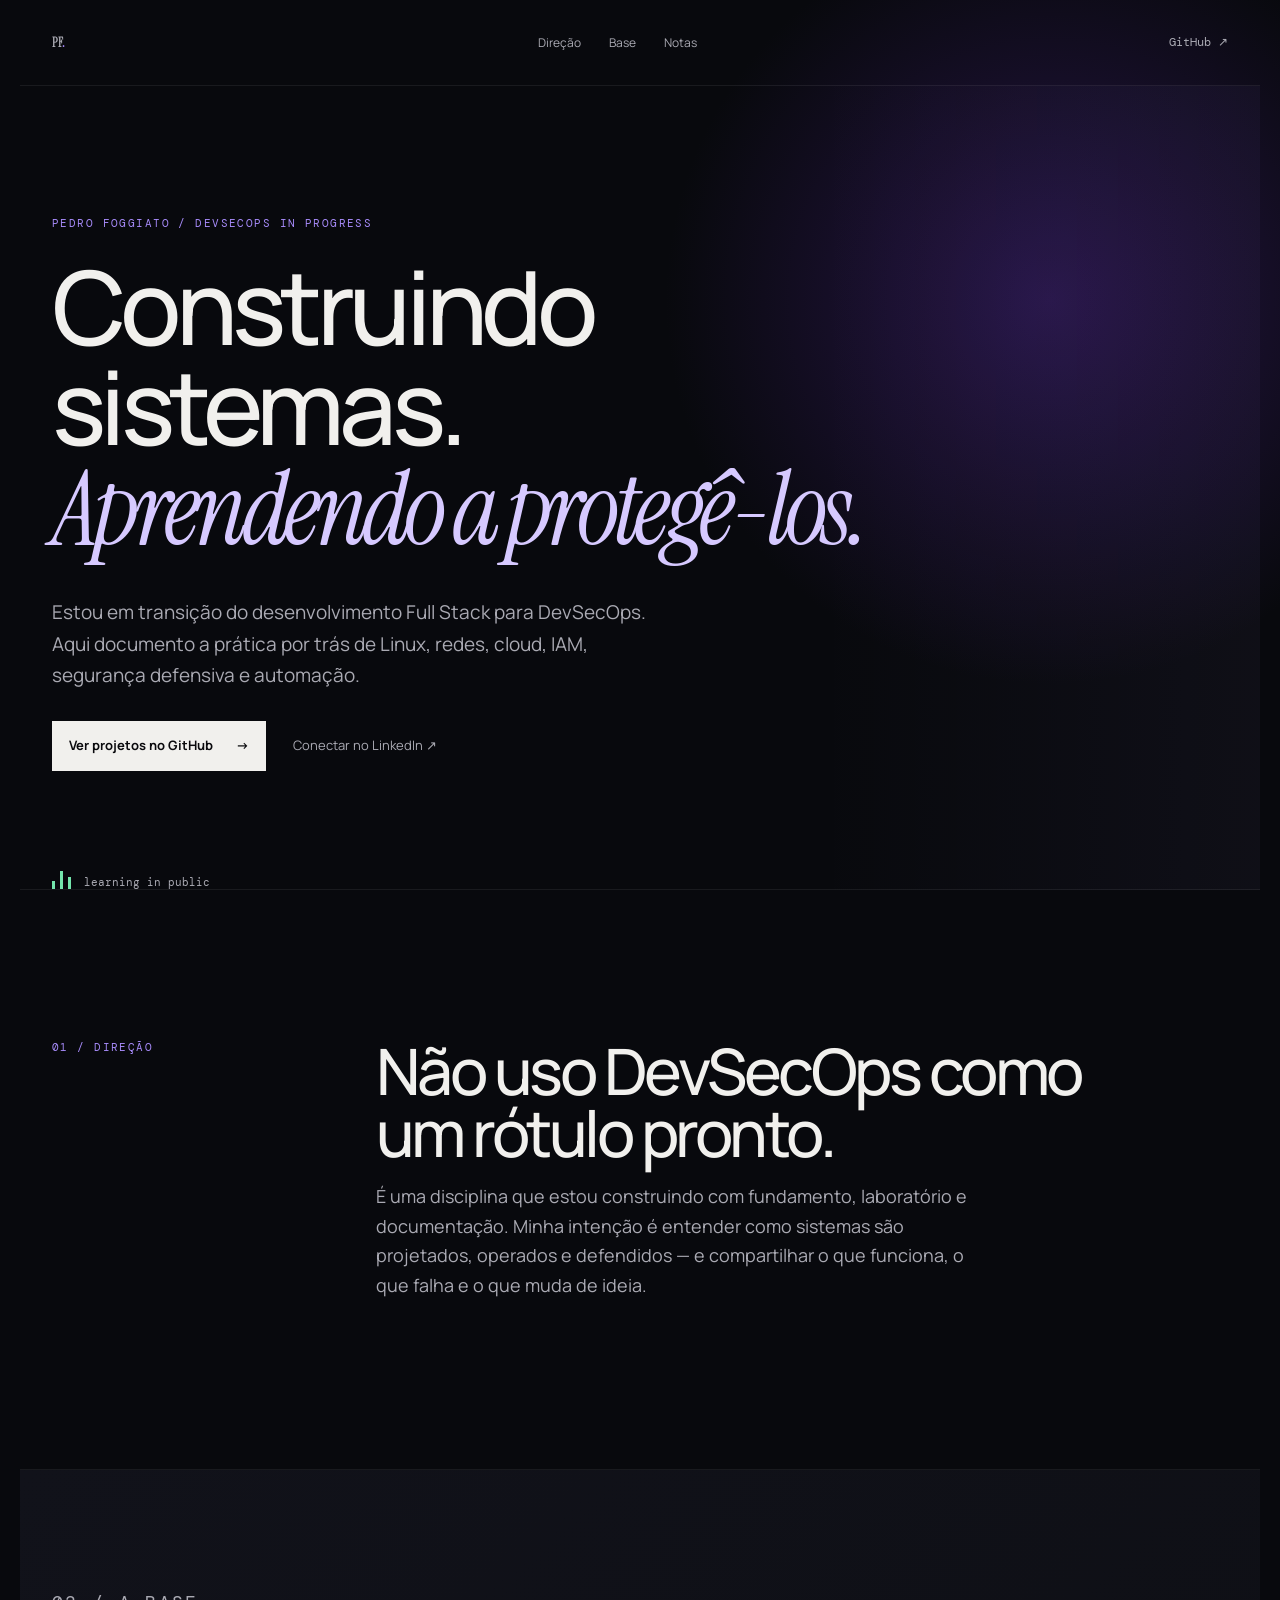
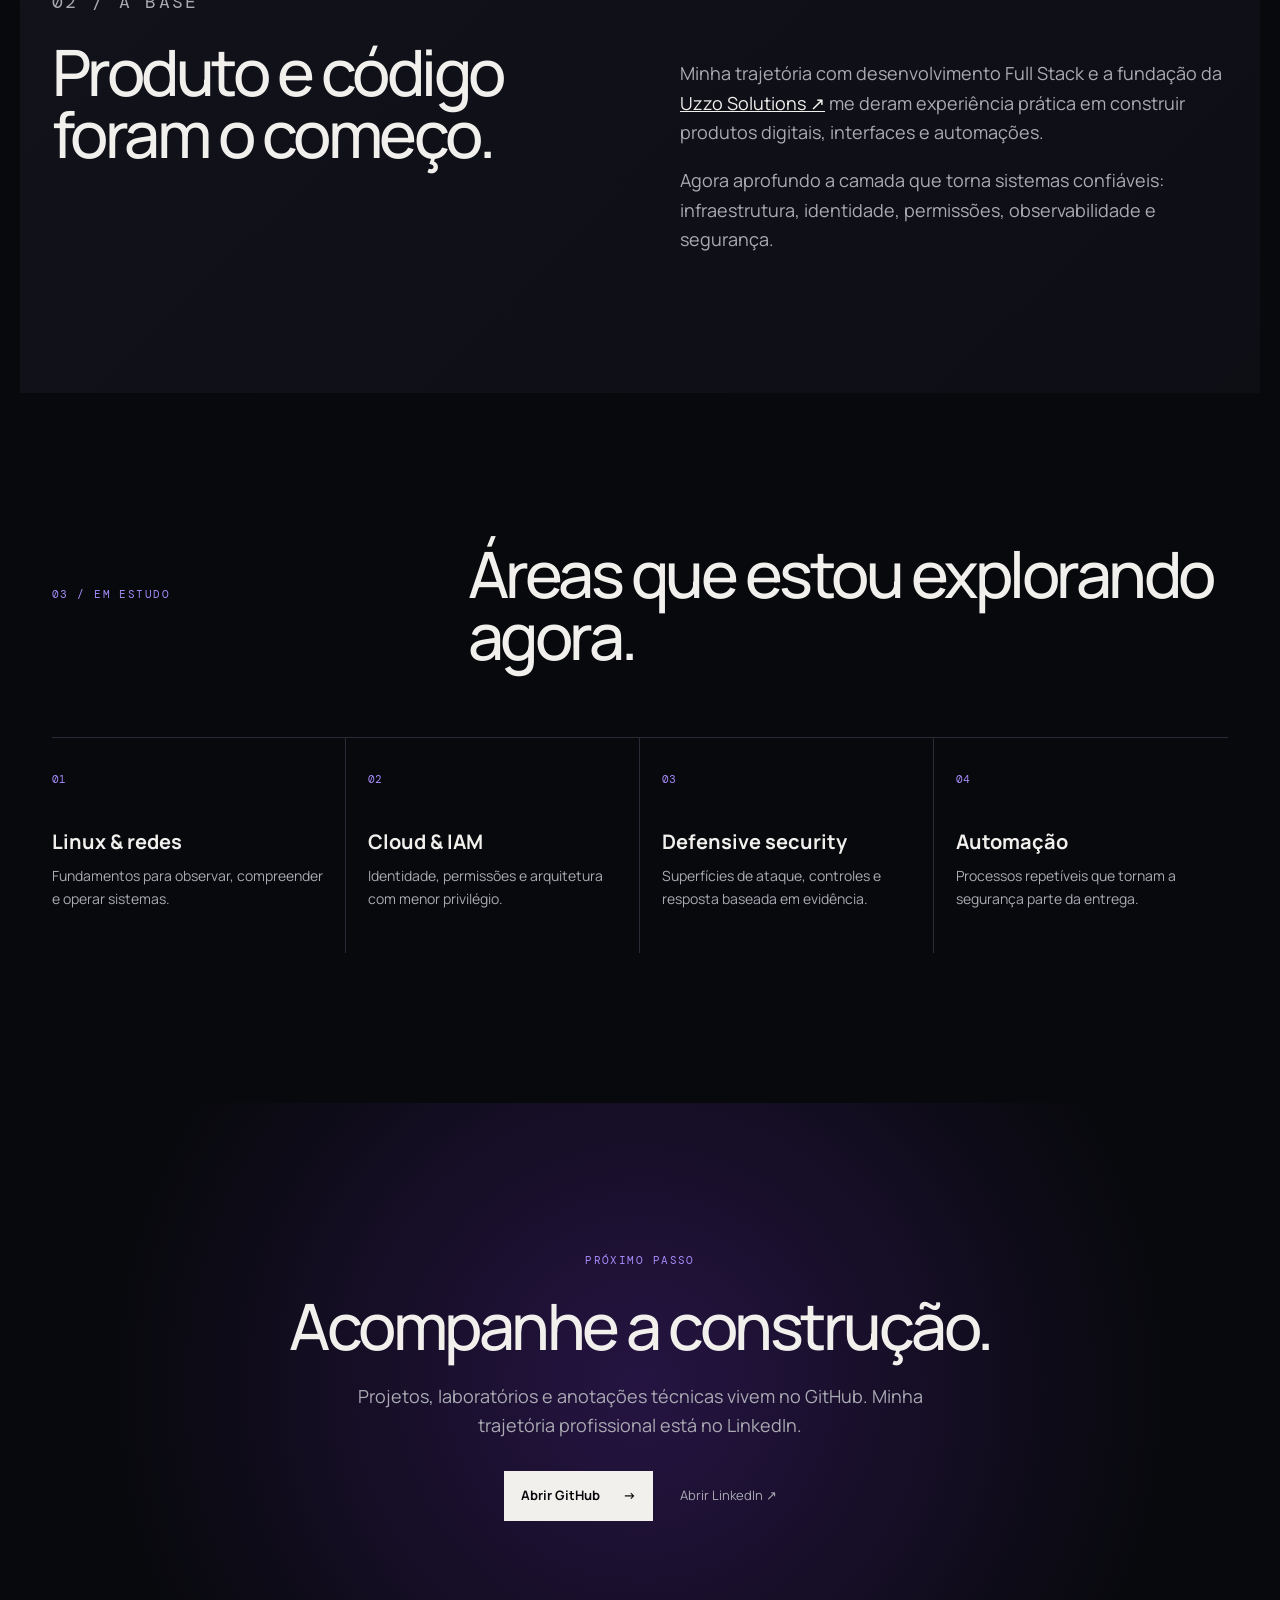
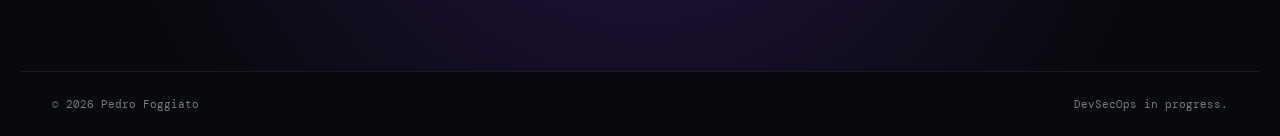
<file: index.html>
<!doctype html>
<html lang="pt-BR">
  <head>
    <meta charset="UTF-8" />
    <meta name="viewport" content="width=device-width, initial-scale=1" />
    <meta name="theme-color" content="#08090d" />
    <title>Pedro Foggiato — DevSecOps em construção</title>
    <meta name="description" content="Pedro Foggiato é estudante de DevSecOps com base Full Stack. Documenta estudos e projetos sobre Linux, redes, cloud, IAM, segurança defensiva e automação." />
    <link rel="canonical" href="https://pedrofoggiato.com/" />
    <link rel="icon" href="./assets/favicon.svg" type="image/svg+xml" />
    <link rel="icon" href="./assets/favicon.png" type="image/png" sizes="48x48" />
    <link rel="apple-touch-icon" href="./assets/apple-touch-icon.png" />
    <meta property="og:type" content="website" />
    <meta property="og:title" content="Pedro Foggiato — DevSecOps em construção" />
    <meta property="og:description" content="Estudante de DevSecOps com base Full Stack, documentando Linux, cloud, IAM, segurança defensiva e automação." />
    <meta property="og:url" content="https://pedrofoggiato.com/" />
    <meta property="og:image" content="https://pedrofoggiato.com/assets/banner.png" />
    <meta property="og:image:width" content="1200" />
    <meta property="og:image:height" content="630" />
    <meta name="twitter:card" content="summary_large_image" />
    <meta name="twitter:title" content="Pedro Foggiato — DevSecOps em construção" />
    <meta name="twitter:description" content="Estudante de DevSecOps com base Full Stack." />
    <meta name="twitter:image" content="https://pedrofoggiato.com/assets/banner.png" />
    <link rel="stylesheet" href="./styles.css" />
    <script type="application/ld+json">{"@context":"https://schema.org","@type":"ProfilePage","mainEntity":{"@type":"Person","@id":"https://pedrofoggiato.com/#pedro-foggiato","name":"Pedro Foggiato","alternateName":"Pedro Luiz Foggiato","url":"https://pedrofoggiato.com/","jobTitle":"Estudante de DevSecOps","sameAs":["https://www.linkedin.com/in/pedrofoggiato/","https://github.com/pedrofoggiato"],"worksFor":{"@type":"Organization","name":"Uzzo Solutions","url":"https://www.uzzosolutions.com/"}}}</script>
  </head>
  <body>
    <header class="nav"><a class="wordmark" href="#inicio">PF<span>.</span></a><nav><a href="#direcao">Direção</a><a href="#base">Base</a><a href="#notas">Notas</a></nav><a class="nav-link" href="https://github.com/pedrofoggiato" target="_blank" rel="noreferrer">GitHub ↗</a></header>
    <main id="inicio">
      <section class="hero">
        <p class="eyebrow">PEDRO FOGGIATO / DEVSECOPS IN PROGRESS</p>
        <h1>Construindo sistemas.<br /><em>Aprendendo a protegê-los.</em></h1>
        <p class="lede">Estou em transição do desenvolvimento Full Stack para DevSecOps. Aqui documento a prática por trás de Linux, redes, cloud, IAM, segurança defensiva e automação.</p>
        <div class="actions"><a class="button" href="https://github.com/pedrofoggiato" target="_blank" rel="noreferrer">Ver projetos no GitHub <span>→</span></a><a class="text-link" href="https://www.linkedin.com/in/pedrofoggiato/" target="_blank" rel="noreferrer">Conectar no LinkedIn ↗</a></div>
        <div class="signal" aria-hidden="true"><i></i><i></i><i></i><span>learning in public</span></div>
      </section>
      <section id="direcao" class="split"><p class="eyebrow">01 / DIREÇÃO</p><div><h2>Não uso DevSecOps como um rótulo pronto.</h2><p>É uma disciplina que estou construindo com fundamento, laboratório e documentação. Minha intenção é entender como sistemas são projetados, operados e defendidos — e compartilhar o que funciona, o que falha e o que muda de ideia.</p></div></section>
      <section id="base" class="base"><p class="eyebrow">02 / A BASE</p><div class="base-grid"><h2>Produto e código foram o começo.</h2><div><p>Minha trajetória com desenvolvimento Full Stack e a fundação da <a href="https://www.uzzosolutions.com/" target="_blank" rel="noreferrer">Uzzo Solutions ↗</a> me deram experiência prática em construir produtos digitais, interfaces e automações.</p><p>Agora aprofundo a camada que torna sistemas confiáveis: infraestrutura, identidade, permissões, observabilidade e segurança.</p></div></div></section>
      <section id="notas" class="notes"><div class="notes-head"><p class="eyebrow">03 / EM ESTUDO</p><h2>Áreas que estou explorando agora.</h2></div><div class="topics"><article><span>01</span><h3>Linux & redes</h3><p>Fundamentos para observar, compreender e operar sistemas.</p></article><article><span>02</span><h3>Cloud & IAM</h3><p>Identidade, permissões e arquitetura com menor privilégio.</p></article><article><span>03</span><h3>Defensive security</h3><p>Superfícies de ataque, controles e resposta baseada em evidência.</p></article><article><span>04</span><h3>Automação</h3><p>Processos repetíveis que tornam a segurança parte da entrega.</p></article></div></section>
      <section class="closing"><p class="eyebrow">PRÓXIMO PASSO</p><h2>Acompanhe a construção.</h2><p>Projetos, laboratórios e anotações técnicas vivem no GitHub. Minha trajetória profissional está no LinkedIn.</p><div class="actions"><a class="button" href="https://github.com/pedrofoggiato" target="_blank" rel="noreferrer">Abrir GitHub <span>→</span></a><a class="text-link" href="https://www.linkedin.com/in/pedrofoggiato/" target="_blank" rel="noreferrer">Abrir LinkedIn ↗</a></div></section>
    </main>
    <footer><span>© <span id="year"></span> Pedro Foggiato</span><span>DevSecOps in progress.</span></footer>
    <script>document.getElementById("year").textContent = new Date().getFullYear();</script>
  </body>
</html>
</file>
<file: styles.css>
@import url('https://fonts.googleapis.com/css2?family=DM+Mono&family=Instrument+Serif:ital@0;1&family=Manrope:wght@400;500;600;700&display=swap');
:root{--bg:#08090d;--surface:#11121a;--line:#292b36;--text:#f1f0ed;--muted:#aaaab3;--violet:#a78bfa;--signal:#74e6ad}*{box-sizing:border-box}html{scroll-behavior:smooth}body{margin:0;background:radial-gradient(circle at 82% 9%,#271548 0,transparent 24rem),var(--bg);color:var(--text);font:400 16px/1.65 Manrope,Arial,sans-serif}.nav{height:86px;max-width:1240px;margin:auto;padding:0 32px;display:flex;align-items:center;justify-content:space-between;border-bottom:1px solid #ffffff12}.wordmark{color:var(--text);font:700 22px/1 'Instrument Serif',serif;text-decoration:none}.wordmark span{color:var(--violet)}nav{display:flex;gap:28px}a{color:inherit}.nav a{font-size:12px;text-decoration:none;color:var(--muted)}.nav a:hover,.text-link:hover{color:var(--text)}.nav-link{font-family:'DM Mono',monospace}.hero,.split,.base,.notes,.closing{max-width:1240px;margin:auto;padding-left:32px;padding-right:32px}.hero{min-height:730px;padding-top:130px;background:linear-gradient(90deg,transparent 64%,#a78bfa0b);border-bottom:1px solid #ffffff12}.eyebrow{font:11px/1.4 'DM Mono',monospace;letter-spacing:.13em;color:var(--violet);margin:0 0 26px}.hero h1,.split h2,.base h2,.notes h2,.closing h2{letter-spacing:-.055em;line-height:.97;margin:0;font-weight:500}.hero h1{font-size:clamp(54px,8vw,112px);max-width:940px}.hero h1 em{font-family:'Instrument Serif',serif;font-weight:400;color:#d6c9ff}.lede{max-width:625px;color:var(--muted);font-size:19px;margin:38px 0 30px}.actions{display:flex;align-items:center;gap:27px;flex-wrap:wrap}.button{background:var(--text);color:#0a0a0d;text-decoration:none;padding:14px 17px;font-weight:700;font-size:13px}.button span{padding-left:20px}.text-link{color:var(--muted);font-size:13px;text-decoration:none}.signal{margin-top:100px;color:var(--muted);font:11px 'DM Mono',monospace;display:flex;align-items:end;gap:5px}.signal i{display:block;background:var(--signal);width:3px}.signal i:nth-child(1){height:8px}.signal i:nth-child(2){height:18px}.signal i:nth-child(3){height:12px}.signal span{margin-left:8px}.split{display:grid;grid-template-columns:25% 1fr;gap:30px;padding-top:150px;padding-bottom:150px;border-bottom:1px solid #ffffff12}.split h2,.base h2,.notes h2,.closing h2{font-size:clamp(38px,5vw,68px);max-width:760px}.split p:not(.eyebrow),.base p,.closing p:not(.eyebrow){color:var(--muted);max-width:620px;font-size:18px}.base{padding-top:120px;padding-bottom:120px;background:linear-gradient(135deg,#11121a,#0e0f15)}.base-grid{display:grid;grid-template-columns:1fr 1fr;gap:80px}.base a{color:var(--text)}.notes{padding-top:150px;padding-bottom:150px}.notes-head{display:flex;justify-content:space-between;gap:60px;align-items:baseline}.topics{display:grid;grid-template-columns:repeat(4,1fr);margin-top:70px;border-top:1px solid var(--line)}.topics article{padding:26px 22px 0 0;border-right:1px solid var(--line);min-height:215px}.topics article+article{padding-left:22px}.topics article:last-child{border:0}.topics span{font:11px 'DM Mono',monospace;color:var(--violet)}.topics h3{font-size:20px;margin:34px 0 6px}.topics p{font-size:14px;color:var(--muted);margin:0}.closing{text-align:center;padding-top:150px;padding-bottom:150px;background:radial-gradient(circle,#251442 0,transparent 33rem)}.closing h2{margin:auto}.closing p:not(.eyebrow){margin:25px auto 30px}.closing .actions{justify-content:center}footer{max-width:1240px;padding:25px 32px;margin:auto;border-top:1px solid #ffffff12;color:#777984;font:11px 'DM Mono',monospace;display:flex;justify-content:space-between}@media(max-width:700px){.nav{padding:0 20px;height:70px}nav{display:none}.hero,.split,.base,.notes,.closing{padding-left:20px;padding-right:20px}.hero{padding-top:95px;min-height:640px}.hero h1{font-size:52px}.lede{font-size:17px}.split,.base-grid{display:block}.split{padding-top:90px;padding-bottom:90px}.split .eyebrow{margin-bottom:35px}.base{padding-top:85px;padding-bottom:85px}.base h2{margin-bottom:30px}.notes{padding-top:90px;padding-bottom:90px}.notes-head{display:block}.notes h2{font-size:43px}.topics{grid-template-columns:1fr 1fr;margin-top:45px}.topics article{min-height:185px;padding:18px 12px 0 0}.topics article:nth-child(2){border-right:0;padding-left:12px}.topics article:nth-child(3){padding-left:0;margin-top:25px}.topics article:nth-child(4){padding-left:12px;margin-top:25px}.closing{padding-top:100px;padding-bottom:100px}footer{padding:22px 20px}.signal{margin-top:75px}}
</file>
